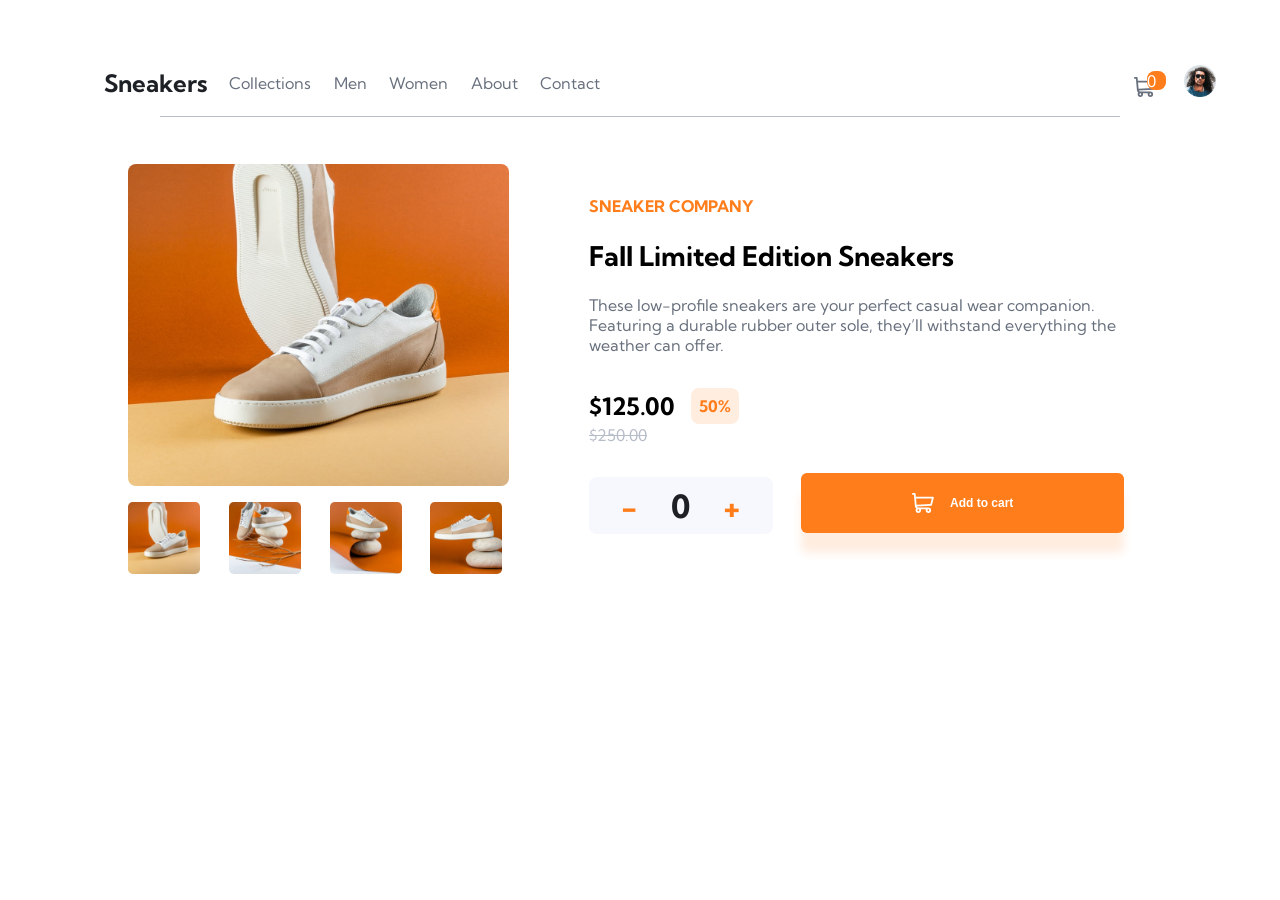
<file: index.html>
<!DOCTYPE html>
<html lang="en">
<head>
  <meta charset="UTF-8">
  <meta name="viewport" content="width=device-width, initial-scale=1.0"> <!-- displays site properly based on user's device -->

  <link rel="icon" type="image/png" sizes="32x32" href="./images/favicon-32x32.png">

  <title>Frontend Mentor | E-commerce product page</title>
  <link rel="stylesheet" href="style.css">
</head>
<body onload="updateInformation();">
  <header>
    <div>
      <div>
        <svg class="menu" width="16" height="15" xmlns="http://www.w3.org/2000/svg"><path d="M16 12v3H0v-3h16Zm0-6v3H0V6h16Zm0-6v3H0V0h16Z" fill="#69707D" fill-rule="evenodd"/></svg>
        <a href="#" id="logo-phone">Sneakers</a>
    </div>
      <div id="overlay">
      <nav class="nav">
        <svg class="close-menu" width="14" height="15" xmlns="http://www.w3.org/2000/svg"><path d="m11.596.782 2.122 2.122L9.12 7.499l4.597 4.597-2.122 2.122L7 9.62l-4.595 4.597-2.122-2.122L4.878 7.5.282 2.904 2.404.782l4.595 4.596L11.596.782Z" fill="#69707D" fill-rule="evenodd"/></svg>
        <ul class="links">
          <a href="#" id="logo">Sneakers</a>
          <li class="link">Collections</li>
          <li class="link">Men</li>
          <li class="link">Women</li>
          <li class="link">About</li>
          <li class="link">Contact</li>
        </ul>
    </nav>
    </div>
  </div>
  <div>
    <a class="cart"><svg width="22" height="20" xmlns="http://www.w3.org/2000/svg"><path d="M20.925 3.641H3.863L3.61.816A.896.896 0 0 0 2.717 0H.897a.896.896 0 1 0 0 1.792h1l1.031 11.483c.073.828.52 1.726 1.291 2.336C2.83 17.385 4.099 20 6.359 20c1.875 0 3.197-1.87 2.554-3.642h4.905c-.642 1.77.677 3.642 2.555 3.642a2.72 2.72 0 0 0 2.717-2.717 2.72 2.72 0 0 0-2.717-2.717H6.365c-.681 0-1.274-.41-1.53-1.009l14.321-.842a.896.896 0 0 0 .817-.677l1.821-7.283a.897.897 0 0 0-.87-1.114ZM6.358 18.208a.926.926 0 0 1 0-1.85.926.926 0 0 1 0 1.85Zm10.015 0a.926.926 0 0 1 0-1.85.926.926 0 0 1 0 1.85Zm2.021-7.243-13.8.81-.57-6.341h15.753l-1.383 5.53Z" fill="#69707D" fill-rule="nonzero"/></svg><span class="notification"></span></a>
    <img class="avatar" src="images/image-avatar.png" alt="avatar">
 </div>
  </header>

<div class="line"></div>
<!-- The Modal -->
<div id="myModal" class="modal">

  <!-- Modal content -->
  <div class="modal-content">
    <h3 class="modal-title">Cart</h3>
    <div class="modal-line"></div>
    <div class="content">
    <p class="empty-case hidden">Your cart is empty</p>
    <div class="full-case">
      <div class="cart-content">
        <img class="cart-product" src="images/image-product-1-thumbnail.jpg" alt="">
        <p class="cart-desc">Autumn Limited Edition...</p>
        <p class="cart-price">$125.00x<span class="items-count"></span><span class="total-price"></span></p>
        <svg width="14" height="16" xmlns="http://www.w3.org/2000/svg" xmlns:xlink="http://www.w3.org/1999/xlink"><defs><path d="M0 2.625V1.75C0 1.334.334 1 .75 1h3.5l.294-.584A.741.741 0 0 1 5.213 0h3.571a.75.75 0 0 1 .672.416L9.75 1h3.5c.416 0 .75.334.75.75v.875a.376.376 0 0 1-.375.375H.375A.376.376 0 0 1 0 2.625Zm13 1.75V14.5a1.5 1.5 0 0 1-1.5 1.5h-9A1.5 1.5 0 0 1 1 14.5V4.375C1 4.169 1.169 4 1.375 4h11.25c.206 0 .375.169.375.375ZM4.5 6.5c0-.275-.225-.5-.5-.5s-.5.225-.5.5v7c0 .275.225.5.5.5s.5-.225.5-.5v-7Zm3 0c0-.275-.225-.5-.5-.5s-.5.225-.5.5v7c0 .275.225.5.5.5s.5-.225.5-.5v-7Zm3 0c0-.275-.225-.5-.5-.5s-.5.225-.5.5v7c0 .275.225.5.5.5s.5-.225.5-.5v-7Z" id="a"/></defs><use fill="#C3CAD9" fill-rule="nonzero" xlink:href="#a"/></svg>
      </div>
    <button class="cta-no-shadow">Checkout</button>
    </div>
  </div>
  </div>

</div>
<section class="product">
  <div class="images">
    <div class="product-img">
      <button class="prev"><svg width="12" height="18" xmlns="http://www.w3.org/2000/svg"><path d="M11 1 3 9l8 8" stroke="#1D2026" stroke-width="3" fill="none" fill-rule="evenodd"/></svg></button>
      <button class="next"><svg width="13" height="18" xmlns="http://www.w3.org/2000/svg"><path d="m2 1 8 8-8 8" stroke="#1D2026" stroke-width="3" fill="none" fill-rule="evenodd"/></svg></button>
    </div>
    <div class="product-samples">
      <div class="pic pic1"></div>
      <div class="pic pic2"></div>
      <div class="pic pic3"></div>
      <div class="pic pic4"></div>
    </div>

  </div>

  <div class="desc">
    <h3 class="label">Sneaker Company</h3>
    <h2 class="category"> Fall Limited Edition Sneakers</h2>
    <p class="info">These low-profile sneakers are your perfect casual wear companion. Featuring a
      durable rubber outer sole, they’ll withstand everything the weather can offer.</p>
  <div class="pricing">
    <div class="col-1">
      <h2>$125.00</h2>
      <p class="discount">50%</p>
    </div>
    <div class="col-2">
      <p class="prev-price">$250.00</p>
    </div>

  </div>
  <div class="shop">
  <div class="quantity">
    <div class="minus">-</div>
    <div class="counter">0</div>
    <div class="plus">+</div>
  </div>

  <button class="cta"><svg width="22" height="20" xmlns="http://www.w3.org/2000/svg"><path d="M20.925 3.641H3.863L3.61.816A.896.896 0 0 0 2.717 0H.897a.896.896 0 1 0 0 1.792h1l1.031 11.483c.073.828.52 1.726 1.291 2.336C2.83 17.385 4.099 20 6.359 20c1.875 0 3.197-1.87 2.554-3.642h4.905c-.642 1.77.677 3.642 2.555 3.642a2.72 2.72 0 0 0 2.717-2.717 2.72 2.72 0 0 0-2.717-2.717H6.365c-.681 0-1.274-.41-1.53-1.009l14.321-.842a.896.896 0 0 0 .817-.677l1.821-7.283a.897.897 0 0 0-.87-1.114ZM6.358 18.208a.926.926 0 0 1 0-1.85.926.926 0 0 1 0 1.85Zm10.015 0a.926.926 0 0 1 0-1.85.926.926 0 0 1 0 1.85Zm2.021-7.243-13.8.81-.57-6.341h15.753l-1.383 5.53Z" fill="#fff"/></svg>Add to cart</button>
</div>
</div>
</section>
<!-- The Lightbox -->
<div id="lightbox" class="lightbox">

  <!-- Lightbox content -->
  <div class="lightbox-content">
    <svg class="lightbox-close" width="14" height="15" xmlns="http://www.w3.org/2000/svg"><path d="m11.596.782 2.122 2.122L9.12 7.499l4.597 4.597-2.122 2.122L7 9.62l-4.595 4.597-2.122-2.122L4.878 7.5.282 2.904 2.404.782l4.595 4.596L11.596.782Z" fill-rule="evenodd"/></svg>
    <div class="lightbox-content">
      <div class="lightbox-image">
        <button class="lightbox-prev"><svg width="12" height="18" xmlns="http://www.w3.org/2000/svg"><path d="M11 1 3 9l8 8" stroke-width="3" fill="none" fill-rule="evenodd"/></svg></button>
      <button class="lightbox-next"><svg width="13" height="18" xmlns="http://www.w3.org/2000/svg"><path d="m2 1 8 8-8 8" stroke-width="3" fill="none" fill-rule="evenodd"/></svg></button>
      </div>
      <div class="product-samples">
        <div class="lightbox-pic-1"></div>
        <div class="lightbox-pic-2"></div>
        <div class="lightbox-pic-3"></div>
        <div class="lightbox-pic-4"></div>
      </div>
    </div>
  </div>
  </div>

</div>

  <script src="script.js"></script>
</body>
</html>
</file>
<file: style.css>
@import url('https://fonts.googleapis.com/css2?family=Kumbh+Sans:wght@400;700&display=swap');
:root{
    /* Primary Colors*/
    --primary-orange: hsl(26, 100%, 55%);
    --primary-pale-orange: hsl(25, 100%, 94%);
     /* Neutral Colors*/
    --very-very-dark-blue: hsl(220, 13%, 13%);
    --dark-grayish-blue: rgb(104, 112, 125);
    --grayish-blue: hsl(220, 14%, 75%);
    --light-grayish-blue: hsl(223, 64%, 98%);
    --white: hsl(0, 0%, 100%);
    --black-lightbox-background: hsl(0, 0%, 0%); /*opcaity 75%*/

}

body{
    box-sizing: border-box;
    margin: 0;
    padding: 0;
    font-family: 'Kumbh Sans', sans-serif;
}

body:hover{
    cursor: pointer;
}

img{
    max-width: 100%;
}

header{
    display: flex;
    justify-content: space-between;
    align-items: center;
    padding: 2rem 4rem;
}

.nav{
    display: flex;
    align-items: center;
}

#logo-phone{
   display: none;
}

.close-menu{
    display: none;
}

.links{
    display: flex;
    color: var(--dark-grayish-blue);
    list-style-type: none;
    align-items: center;
    gap: 1.4rem;
}

.link{
    line-height: 70px;
}

.link:hover{
    border-bottom: 3px solid var(--primary-orange);
}

#logo{
    font-size: 1.5rem;
    font-weight: bold;
    color: var(--very-very-dark-blue);
    text-decoration: none;
}

.cart{
    position: relative;
}


.notification{
    position: absolute;
    top: -10px;
    right: -10px;
    height: 1.2rem;
    aspect-ratio: 1;
    border-radius: 40%;
    background: var(--primary-orange);
    z-index: 100;
    color: var(--white);
    display: none;
}

.avatar{
    height: 2rem;
    aspect-ratio: 1;
    margin-left: 1.5rem;
}

.avatar:hover{
    border: 1px solid var(--primary-orange);
    border-radius: 50%;
}
.line{
    margin-inline: 10rem;
    height: .2px;
    background: var(--grayish-blue);
    margin-top: -50px;
}

.menu{
    display: none;
}

.modal {
    display: none; /* Hidden by default */
    position: fixed; /* Stay in place */
    z-index: 1; /* Sit on top */
    left: 0;
    top: 0%;
    width: 100%; /* Full width */
    height: 100%; /* Full height */
    overflow: auto; /* Enable scroll if needed */
    background-color: rgb(0,0,0); /* Fallback color */
    background-color: rgba(0,0,0,0.4); /* Black w/ opacity */
  }

  /* Modal Content/Box */
  .modal-content {
    background-color: #fefefe;
    margin: 10% 50%; /* 15% from the top and centered */
    height: fit-content;
    min-height: 30vh;
    border-bottom: .5rem;
    border-radius: .5rem;
    padding-block: .5rem;
    width: 25rem; /* Could be more or less, depending on screen size */
  }

  .modal-title{
      margin-left: 1rem;
      font-size: 1rem;
      color: var(--very-very-dark-blue);
  }

  .modal-line{
    height: .2px;
    background: var(--grayish-blue);
    margin: 1rem 0;
  }

  .content{
      color: var(--dark-grayish-blue);
      font-weight: bold;
      display: flex;
      align-items: center;
      justify-content: space-between;
  }
  .empty-case{
      display: none;
      margin: 3rem auto;
  }

  .full-case{
      padding: 1rem;
      flex-direction: column;
      display: none;
  }

  .cart-content{
      display: flex;
      align-items: center;
      justify-content: space-between;
      color: var(--grayish-blue);
  }

  .cart-product{
      height: 4rem;
      aspect-ratio: 1;
      border-radius: .5rem;
      margin-right: .5rem;
  }

  .total-price{
      color: var(--very-very-dark-blue);
  }


  .cta-no-shadow{
        margin: 1rem;
        padding: 1rem 2rem;
        background: var(--primary-orange);
        color: var(--white);
        border-radius: .5rem;
        font-weight: bold;
        font-size: 1rem;
        border: none;
  }

.product{
    display: flex;
    flex-direction: column;
}

.product-img{
    background: url(./images/image-product-1.jpg);
    background-size: cover;
    background-position: center;
    background-repeat: no-repeat;
    display: flex;
    justify-content: space-between;
    align-items: center;
    height: 40vh;
}

.prev, .next{
    margin-inline: 1rem;
    height: 2.5rem;
    aspect-ratio: 1;
    border-radius: 50%;
    background: var(--white);
    border: none;
}

.product-samples{
    display: none;
}

.desc{
    margin: 1rem;
}

.label{
    font-size: 1rem;
    color: var(--primary-orange);
    text-transform: uppercase;
}

.category{
    font-size: 1.7rem;
}

.info{
    color: var(--dark-grayish-blue);
}

.pricing{
    display: flex;
    justify-content: space-between;
    margin: 1rem;
    align-items: center;
}

.col-1{
    display: flex;
    align-items: center;
    gap: 1rem;
}

.col-1 p {
    background: var(--primary-pale-orange);
    font-weight: bold;
    padding: .5rem;
    border-radius: .5rem;
    color: var(--primary-orange);
}

.prev-price{
    color: var(--grayish-blue);
    text-decoration: line-through;
}

.shop{
    display: flex;
    flex-direction: column;

}

.quantity{
    padding: 1rem 2rem;
    background: var(--light-grayish-blue);
    display: flex;
    justify-content: space-between;
    margin: 1rem;
    border-radius: .5rem;
    align-items: center;
}

.quantity div{
    color: var(--very-very-dark-blue);
    font-weight: bold;
    font-size: 2rem;
}

.quantity .minus, .quantity .plus{
    color: var(--primary-orange);
}

.cta{
    margin: 1em;
    padding: 1em 2em;
    background: var(--primary-orange);
    color: var(--white);
    border-radius: .5em;
    font-weight: bold;
    font-size: 1rem;
    border: none;
    box-shadow: 0px 20px 10px var(--primary-pale-orange);
    display: flex;
    justify-content: center;
    align-items: center;
}

.cta svg{
    margin-right: 1rem;
}

/* Nav Bar */
@media (max-width: 750px) {
    header div{
        display: flex;
        align-items: center;
        justify-content: space-evenly;
    }
    .menu{
        display: block;
        margin-right: 1rem;
    }
    .nav{
        height: 100%; /* 100% Full-height */
        width: 0; /* 0 width - change this with JavaScript */
        position: fixed; /* Stay in place */
        z-index: 1; /* Stay on top */
        top: 0; /* Stay at the top */
        left: 0;
        background: var(--white);
        overflow-x: hidden; /* Disable horizontal scroll */
        transition: 0.5s; /* 0.5 second transition effect to slide in the sidenav */
    }

    #overlay {
        position: fixed; /* Sit on top of the page content */
        display: none; /* Hidden by default */
        width: 100%; /* Full width (cover the whole page) */
        height: 100%; /* Full height (cover the whole page) */
        top: 0;
        left: 0;
        right: 0;
        bottom: 0;
        background-color: rgba(0,0,0,0.5); /* Black background with opacity */
        z-index: 2; /* Specify a stack order in case you're using a different order for other elements */
        cursor: pointer; /* Add a pointer on hover */
      }
    #logo{
        display: none;
    }

    #logo-phone{
        display: block;
        font-size: 1.2rem;
        font-weight: bold;
        color: var(--very-very-dark-blue);
        text-decoration: none;
    }

    .cart{
        margin-right: -1rem;
    }
    .close-menu{
        display: block;
        position: absolute;
        top: 1rem;
        left: 1rem;
    }

    .link{
        transition: 0.3s;
        font-weight: bold;
        color: var(--very-very-dark-blue);
        margin-top: 0;
    }

    .links{
        display: none;
    }

    .line{
        display: none;
    }

    .lightbox{
        display: none;
    }

    .modal-content{
        margin: 50% auto;
    }
}

/* Large Screen */
@media (min-width: 850px){
    .product{
        display: flex;
        flex-direction: row;
        margin-top: 3rem;
        margin-inline: 8rem;
        gap: 4rem;
    }

    .images{
        flex-basis: 80%;
    }

    .product-img{
        height: 80%;
        border-radius: .5rem;
    }

    .prev, .next{
        display: none;
    }

    .product-samples{
        margin-top: 1rem;
        display: flex;
        gap: 1.8rem;
    }

    .product-samples div{
        border-radius: .3rem;
        height: 4.5rem;
        aspect-ratio: 1;
        background-size: cover;
    }


    .pricing{
        flex-direction: column;
        align-items: flex-start;
        margin: 0;
    }

    .shop{
        flex-direction: row;
        margin: 0;
    }

    .prev-price{
        margin-top: -1rem;
    }

    .quantity{
        width: 40%;
        height: 25px;
        margin-left: 0;
    }

    .counter{
        padding-inline: .8rem;
    }

    .cta{
        width: 100%;
        font-size: 12px;
        height: 60px;
    }

    .pic1, .lightbox-pic-1{
        background: url(./images/image-product-1-thumbnail.jpg);
    }

    .pic2, .lightbox-pic-2{
        background: url(./images/image-product-2-thumbnail.jpg);
    }

    .pic3, .lightbox-pic-3{
        background: url(./images/image-product-3-thumbnail.jpg);
    }

    .pic4, .lightbox-pic-4{
        background: url(./images/image-product-4-thumbnail.jpg);
    }

    .lightbox {
        display: none; /* Hidden by default */
        position: fixed; /* Stay in place */
        z-index: 1; /* Sit on top */
        left: 0;
        top: 0%;
        width: 100%; /* Full width */
        height: 100%; /* Full height */
        overflow: auto; /* Enable scroll if needed */
        background-color: rgb(0,0,0); /* Fallback color */
        background-color: rgba(0,0,0,0.75); /* Black w/ opacity */
        border: 0;

      }

      .lightbox-close{
        fill: var(--white);
        margin-top: 1rem;
        margin-left: 24rem;
        position: relative;
    }

    .lightbox-close:hover{
        fill: var(--primary-orange);
    }

      /* Modal Content/Box */
      .lightbox-content {
        margin: 4% auto; /* 15% from the top and centered */
        height: fit-content;
        min-height: 30vh;
        border-bottom: .5rem;
        width: 25rem; /* Could be more or less, depending on screen size */
        display: flex;
        flex-direction: column;
      }
      .lightbox-image{
          height: 60vh;
          width: 35vw;
          background: url(./images/image-product-1.jpg);
          background-size: cover;
          background-position: center;
          background-repeat: no-repeat;
          border-radius: .5rem;
          display: flex;
          justify-content: space-between;
          align-items: center;
      }

      .lightbox-prev, .lightbox-next{
        margin-inline: -1rem;
        height: 2.5rem;
        aspect-ratio: 1;
        border-radius: 50%;
        background: var(--white);
        border: none;
        stroke: #1D2026;
    }

    .lightbox-prev:hover, .lightbox-next:hover{
        stroke: var(--primary-orange);
    }
}

.attribution { font-size: 11px; text-align: center; }
.attribution a { color: hsl(228, 45%, 44%); }
</file>
<file: Front-End-Mentor-ecommerce-product-page-main-master/style.css>
@import url('https://fonts.googleapis.com/css2?family=Kumbh+Sans:wght@400;700&display=swap');
:root{
    /* Primary Colors*/
    --primary-orange: hsl(26, 100%, 55%);
    --primary-pale-orange: hsl(25, 100%, 94%);
     /* Neutral Colors*/
    --very-very-dark-blue: hsl(220, 13%, 13%);
    --dark-grayish-blue: rgb(104, 112, 125);
    --grayish-blue: hsl(220, 14%, 75%);
    --light-grayish-blue: hsl(223, 64%, 98%);
    --white: hsl(0, 0%, 100%);
    --black-lightbox-background: hsl(0, 0%, 0%); /*opcaity 75%*/

}

body{
    box-sizing: border-box;
    margin: 0;
    padding: 0;
    font-family: 'Kumbh Sans', sans-serif;
}

body:hover{
    cursor: pointer;
}

img{
    max-width: 100%;
}

header{
    display: flex;
    justify-content: space-between;
    align-items: center;
    padding: 2rem 4rem;
}

.nav{
    display: flex;
    align-items: center;
}

#logo-phone{
   display: none;
}

.close-menu{
    display: none;
}

.links{
    display: flex;
    color: var(--dark-grayish-blue);
    list-style-type: none;
    align-items: center;
    gap: 1.4rem;
}

.link{
    line-height: 70px;
}

.link:hover{
    border-bottom: 3px solid var(--primary-orange);
}

#logo{
    font-size: 1.5rem;
    font-weight: bold;
    color: var(--very-very-dark-blue);
    text-decoration: none;
}

.cart{
    position: relative;
}


.notification{
    position: absolute;
    top: -10px;
    right: -10px;
    height: 1.2rem;
    aspect-ratio: 1;
    border-radius: 40%;
    background: var(--primary-orange);
    z-index: 100;
    color: var(--white);
    display: none;
}

.avatar{
    height: 2rem;
    aspect-ratio: 1;
    margin-left: 1.5rem;
}

.avatar:hover{
    border: 1px solid var(--primary-orange);
    border-radius: 50%;
}
.line{
    margin-inline: 10rem;
    height: .2px;
    background: var(--grayish-blue);
    margin-top: -50px;
}

.menu{
    display: none;
}

.modal {
    display: none; /* Hidden by default */
    position: fixed; /* Stay in place */
    z-index: 1; /* Sit on top */
    left: 0;
    top: 0%;
    width: 100%; /* Full width */
    height: 100%; /* Full height */
    overflow: auto; /* Enable scroll if needed */
    background-color: rgb(0,0,0); /* Fallback color */
    background-color: rgba(0,0,0,0.4); /* Black w/ opacity */
  }
  
  /* Modal Content/Box */
  .modal-content {
    background-color: #fefefe;
    margin: 10% 50%; /* 15% from the top and centered */
    height: fit-content;
    min-height: 30vh;
    border-bottom: .5rem;
    border-radius: .5rem;
    padding-block: .5rem;
    width: 25rem; /* Could be more or less, depending on screen size */
  }
 
  .modal-title{
      margin-left: 1rem;
      font-size: 1rem;
      color: var(--very-very-dark-blue);
  }

  .modal-line{
    height: .2px;
    background: var(--grayish-blue);
    margin: 1rem 0;
  }

  .content{
      color: var(--dark-grayish-blue);
      font-weight: bold;
      display: flex;
      align-items: center;
      justify-content: space-between;
  }
  .empty-case{
      display: none;
      margin: 3rem auto;
  }

  .full-case{
      padding: 1rem;
      flex-direction: column;
      display: none;
  }

  .cart-content{
      display: flex;
      align-items: center;
      justify-content: space-between;
      color: var(--grayish-blue);
  }

  .cart-product{
      height: 4rem;
      aspect-ratio: 1;
      border-radius: .5rem;
      margin-right: .5rem;
  }

  .total-price{
      color: var(--very-very-dark-blue);
  }


  .cta-no-shadow{
        margin: 1rem;
        padding: 1rem 2rem;
        background: var(--primary-orange);
        color: var(--white);
        border-radius: .5rem;
        font-weight: bold;
        font-size: 1rem;
        border: none;
  }

.product{
    display: flex;
    flex-direction: column;
}

.product-img{
    background: url(./images/image-product-1.jpg);
    background-size: cover;
    background-position: center;
    background-repeat: no-repeat;
    display: flex;
    justify-content: space-between;
    align-items: center;
    height: 40vh;
}

.prev, .next{
    margin-inline: 1rem;
    height: 2.5rem;
    aspect-ratio: 1;
    border-radius: 50%;
    background: var(--white);
    border: none;
}

.product-samples{
    display: none;
}

.desc{
    margin: 1rem;
}

.label{
    font-size: 1rem;
    color: var(--primary-orange);
    text-transform: uppercase;
}

.category{
    font-size: 1.7rem;
}

.info{
    color: var(--dark-grayish-blue);
}

.pricing{
    display: flex;
    justify-content: space-between;
    margin: 1rem;
    align-items: center;
}

.col-1{
    display: flex;
    align-items: center;
    gap: 1rem;
}

.col-1 p {
    background: var(--primary-pale-orange);
    font-weight: bold;
    padding: .5rem;
    border-radius: .5rem;
    color: var(--primary-orange);
}

.prev-price{
    color: var(--grayish-blue);
    text-decoration: line-through;
}

.shop{
    display: flex;
    flex-direction: column;
    
}

.quantity{
    padding: 1rem 2rem;
    background: var(--light-grayish-blue);
    display: flex;
    justify-content: space-between;
    margin: 1rem;
    border-radius: .5rem;
    align-items: center;
}

.quantity div{
    color: var(--very-very-dark-blue);
    font-weight: bold;
    font-size: 2rem;
}

.quantity .minus, .quantity .plus{
    color: var(--primary-orange);
}

.cta{
    margin: 1em;
    padding: 1em 2em;
    background: var(--primary-orange);
    color: var(--white);
    border-radius: .5em;
    font-weight: bold;
    font-size: 1rem;
    border: none;
    box-shadow: 0px 20px 10px var(--primary-pale-orange);
    display: flex;
    justify-content: center;
    align-items: center;
}

.cta svg{
    margin-right: 1rem;
}

/* Nav Bar */
@media (max-width: 750px) {
    header div{
        display: flex;
        align-items: center;
        justify-content: space-evenly;
    }
    .menu{
        display: block;
        margin-right: 1rem;
    }
    .nav{
        height: 100%; /* 100% Full-height */
        width: 0; /* 0 width - change this with JavaScript */
        position: fixed; /* Stay in place */
        z-index: 1; /* Stay on top */
        top: 0; /* Stay at the top */
        left: 0;
        background: var(--white); 
        overflow-x: hidden; /* Disable horizontal scroll */
        transition: 0.5s; /* 0.5 second transition effect to slide in the sidenav */
    }
    
    #overlay {
        position: fixed; /* Sit on top of the page content */
        display: none; /* Hidden by default */
        width: 100%; /* Full width (cover the whole page) */
        height: 100%; /* Full height (cover the whole page) */
        top: 0;
        left: 0;
        right: 0;
        bottom: 0;
        background-color: rgba(0,0,0,0.5); /* Black background with opacity */
        z-index: 2; /* Specify a stack order in case you're using a different order for other elements */
        cursor: pointer; /* Add a pointer on hover */
      }
    #logo{
        display: none;
    }

    #logo-phone{
        display: block;
        font-size: 1.2rem;
        font-weight: bold;
        color: var(--very-very-dark-blue);
        text-decoration: none;
    }

    .cart{
        margin-right: -1rem;
    }
    .close-menu{
        display: block;
        position: absolute;
        top: 1rem;
        left: 1rem;
    }

    .link{
        transition: 0.3s;
        font-weight: bold;
        color: var(--very-very-dark-blue);
        margin-top: 0;
    }

    .links{
        display: none;
    }

    .line{
        display: none;
    }

    .lightbox{
        display: none;
    }

    .modal-content{
        margin: 50% auto;
    }
}

/* Large Screen */
@media (min-width: 850px){
    .product{
        display: flex;
        flex-direction: row;
        margin-top: 3rem;
        margin-inline: 8rem;
        gap: 4rem;
    }

    .images{
        flex-basis: 80%;
    }

    .product-img{
        height: 80%;
        border-radius: .5rem;
    }

    .prev, .next{
        display: none;
    }

    .product-samples{
        margin-top: 1rem;
        display: flex;
        gap: 1.8rem;
    }

    .product-samples div{
        border-radius: .3rem;
        height: 4.5rem;
        aspect-ratio: 1;
        background-size: cover;
    }


    .pricing{
        flex-direction: column;
        align-items: flex-start;
        margin: 0;
    }

    .shop{
        flex-direction: row;
        margin: 0;
    }

    .prev-price{
        margin-top: -1rem;
    }

    .quantity{
        width: 40%;
        height: 25px;
        margin-left: 0;
    }

    .counter{
        padding-inline: .8rem;
    }

    .cta{
        width: 100%;
        font-size: 12px;
        height: 60px;
    }

    .pic1, .lightbox-pic-1{
        background: url(./images/image-product-1-thumbnail.jpg);
    }

    .pic2, .lightbox-pic-2{
        background: url(./images/image-product-2-thumbnail.jpg);
    }

    .pic3, .lightbox-pic-3{
        background: url(./images/image-product-3-thumbnail.jpg);
    }

    .pic4, .lightbox-pic-4{
        background: url(./images/image-product-4-thumbnail.jpg);
    }

    .lightbox {
        display: none; /* Hidden by default */
        position: fixed; /* Stay in place */
        z-index: 1; /* Sit on top */
        left: 0;
        top: 0%;
        width: 100%; /* Full width */
        height: 100%; /* Full height */
        overflow: auto; /* Enable scroll if needed */
        background-color: rgb(0,0,0); /* Fallback color */
        background-color: rgba(0,0,0,0.75); /* Black w/ opacity */
        border: 0;
        
      }

      .lightbox-close{
        fill: var(--white);
        margin-top: 1rem;
        margin-left: 24rem;
        position: relative;
    }

    .lightbox-close:hover{
        fill: var(--primary-orange);
    }
      
      /* Modal Content/Box */
      .lightbox-content {
        margin: 4% auto; /* 15% from the top and centered */
        height: fit-content;
        min-height: 30vh;
        border-bottom: .5rem;
        width: 25rem; /* Could be more or less, depending on screen size */
        display: flex;
        flex-direction: column;
      }
      .lightbox-image{
          height: 60vh;
          width: 35vw;
          background: url(./images/image-product-1.jpg);
          background-size: cover;
          background-position: center;
          background-repeat: no-repeat;
          border-radius: .5rem;
          display: flex;
          justify-content: space-between;
          align-items: center;
      }

      .lightbox-prev, .lightbox-next{
        margin-inline: -1rem;
        height: 2.5rem;
        aspect-ratio: 1;
        border-radius: 50%;
        background: var(--white);
        border: none;
        stroke: #1D2026;
    }

    .lightbox-prev:hover, .lightbox-next:hover{
        stroke: var(--primary-orange);
    }
}

.attribution { font-size: 11px; text-align: center; }
.attribution a { color: hsl(228, 45%, 44%); }
</file>
